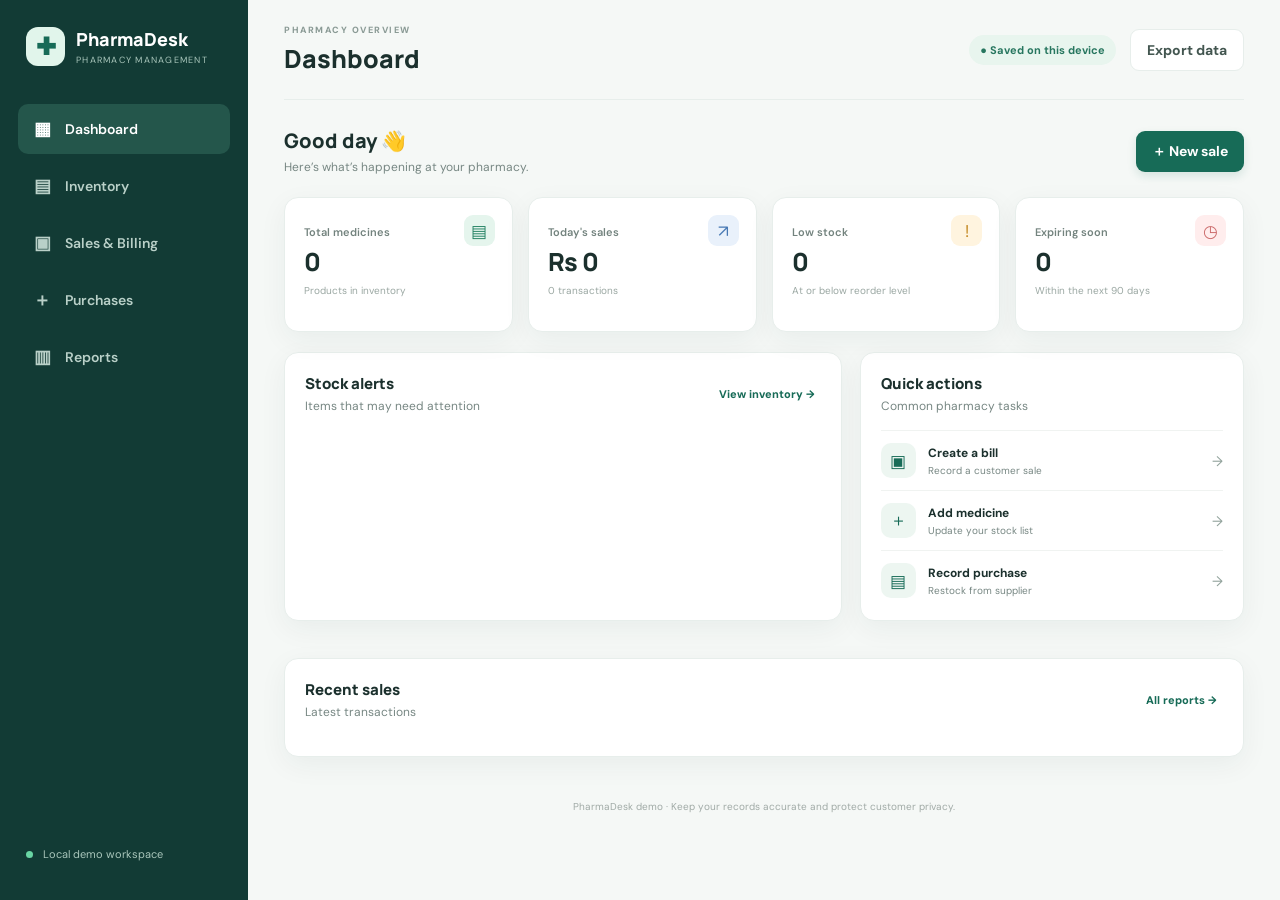
<file: index-8.html>
<!doctype html>
<html lang="en">
<head>
  <meta charset="utf-8">
  <meta name="viewport" content="width=device-width, initial-scale=1">
  <meta name="theme-color" content="#123b35">
  <title>PharmaDesk — Pharmacy Management</title>
  <link rel="stylesheet" href="styles.css">
</head>
<body>
  <aside class="sidebar" id="sidebar">
    <div class="brand"><div class="brand-mark">✚</div><div><strong>PharmaDesk</strong><small>PHARMACY MANAGEMENT</small></div></div>
    <nav>
      <button class="nav-link active" data-page="dashboard"><span>▦</span> Dashboard</button>
      <button class="nav-link" data-page="inventory"><span>▤</span> Inventory</button>
      <button class="nav-link" data-page="billing"><span>▣</span> Sales & Billing</button>
      <button class="nav-link" data-page="purchases"><span>＋</span> Purchases</button>
      <button class="nav-link" data-page="reports"><span>▥</span> Reports</button>
    </nav>
    <div class="sidebar-bottom"><span class="status-dot"></span> Local demo workspace</div>
  </aside>

  <main class="main">
    <header class="topbar">
      <button class="menu-btn" id="menuBtn" aria-label="Toggle menu">☰</button>
      <div><div class="eyebrow" id="todayLabel">PHARMACY OVERVIEW</div><h1 id="pageTitle">Dashboard</h1></div>
      <div class="top-actions"><span class="local-badge">● Saved on this device</span><button class="btn btn-light" id="exportTop">Export data</button></div>
    </header>

    <section class="page active" id="page-dashboard">
      <div class="welcome-row"><div><h2>Good day 👋</h2><p>Here’s what’s happening at your pharmacy.</p></div><button class="btn btn-primary" data-go="billing">＋ New sale</button></div>
      <div class="stats-grid">
        <article class="stat-card"><div class="stat-icon mint">▤</div><span>Total medicines</span><strong id="statMedicines">0</strong><small>Products in inventory</small></article>
        <article class="stat-card"><div class="stat-icon blue">↗</div><span>Today's sales</span><strong id="statSales">Rs 0</strong><small id="statSaleCount">0 transactions</small></article>
        <article class="stat-card"><div class="stat-icon amber">!</div><span>Low stock</span><strong id="statLow">0</strong><small>At or below reorder level</small></article>
        <article class="stat-card"><div class="stat-icon rose">◷</div><span>Expiring soon</span><strong id="statExpiry">0</strong><small>Within the next 90 days</small></article>
      </div>
      <div class="content-grid">
        <article class="panel"><div class="panel-heading"><div><h3>Stock alerts</h3><p>Items that may need attention</p></div><button class="text-btn" data-go="inventory">View inventory →</button></div><div id="dashboardAlerts" class="table-wrap"></div></article>
        <article class="panel quick-panel"><div class="panel-heading"><div><h3>Quick actions</h3><p>Common pharmacy tasks</p></div></div><button class="quick-action" data-go="billing"><span class="quick-icon">▣</span><span><b>Create a bill</b><small>Record a customer sale</small></span><i>→</i></button><button class="quick-action" data-go="inventory"><span class="quick-icon">＋</span><span><b>Add medicine</b><small>Update your stock list</small></span><i>→</i></button><button class="quick-action" data-go="purchases"><span class="quick-icon">▤</span><span><b>Record purchase</b><small>Restock from supplier</small></span><i>→</i></button></article>
      </div>
      <article class="panel"><div class="panel-heading"><div><h3>Recent sales</h3><p>Latest transactions</p></div><button class="text-btn" data-go="reports">All reports →</button></div><div id="recentSales" class="table-wrap"></div></article>
    </section>

    <section class="page" id="page-inventory">
      <div class="page-toolbar"><div><h2>Medicine inventory</h2><p>Manage products, quantities and expiry dates.</p></div><button class="btn btn-primary" id="addMedicineBtn">＋ Add medicine</button></div>
      <div class="filter-row"><input id="inventorySearch" class="search" placeholder="Search by medicine, category or batch…"><select id="stockFilter"><option value="all">All stock</option><option value="low">Low stock</option><option value="expired">Expired</option><option value="expiring">Expiring in 90 days</option></select></div>
      <article class="panel table-panel"><div id="inventoryTable" class="table-wrap"></div></article>
    </section>

    <section class="page" id="page-billing">
      <div class="page-toolbar"><div><h2>Sales & billing</h2><p>Create a sale and automatically update stock.</p></div><span class="soft-chip">New transaction</span></div>
      <div class="billing-layout">
        <article class="panel"><h3>Add items</h3><p class="muted">Search and add available medicines to the bill.</p><input id="billSearch" class="search full" placeholder="Search medicine…"><div id="billProducts" class="product-list"></div></article>
        <article class="panel bill-panel"><div class="panel-heading"><div><h3>Current bill</h3><p id="billDate"></p></div><button class="text-btn" id="clearCart">Clear</button></div><label class="field-label" for="customerName">Customer name (optional)</label><input id="customerName" class="field" placeholder="Walk-in customer"><div id="cartItems" class="cart-items"></div><div class="bill-total"><span>Total amount</span><strong id="billTotal">Rs 0</strong></div><button class="btn btn-primary btn-wide" id="completeSale">Complete sale</button><small class="hint">Only complete a sale after confirming the items and quantities.</small></article>
      </div>
    </section>

    <section class="page" id="page-purchases">
      <div class="page-toolbar"><div><h2>Purchase entry</h2><p>Record stock received from a supplier.</p></div></div>
      <article class="panel form-panel"><form id="purchaseForm" class="form-grid">
        <label>Medicine<select id="purchaseMedicine" required></select></label>
        <label>Quantity received<input id="purchaseQty" type="number" min="1" step="1" required placeholder="e.g. 50"></label>
        <label>Supplier name<input id="purchaseSupplier" placeholder="Supplier / distributor"></label>
        <label>Purchase cost per unit (Rs)<input id="purchaseCost" type="number" min="0" step="0.01" placeholder="Optional"></label>
        <div class="form-actions"><button class="btn btn-primary" type="submit">Save purchase</button></div>
      </form></article>
      <article class="panel"><div class="panel-heading"><div><h3>Recent purchases</h3><p>Latest stock receipts</p></div></div><div id="purchaseTable" class="table-wrap"></div></article>
    </section>

    <section class="page" id="page-reports">
      <div class="page-toolbar"><div><h2>Reports</h2><p>Review recorded sales and pharmacy activity.</p></div><button class="btn btn-light" id="exportSales">Download sales CSV</button></div>
      <div class="stats-grid report-stats"><article class="stat-card"><span>Total sales recorded</span><strong id="reportTotal">Rs 0</strong><small>All saved transactions</small></article><article class="stat-card"><span>Transactions</span><strong id="reportCount">0</strong><small>Number of sales</small></article><article class="stat-card"><span>Units sold</span><strong id="reportUnits">0</strong><small>Across all transactions</small></article></div>
      <article class="panel"><div class="panel-heading"><div><h3>Sales history</h3><p>Saved transactions on this device</p></div></div><div id="salesTable" class="table-wrap"></div></article>
    </section>

    <footer>PharmaDesk demo · Keep your records accurate and protect customer privacy.</footer>
  </main>

  <dialog id="medicineDialog" class="modal">
    <form id="medicineForm">
      <div class="modal-head"><div><h2 id="medicineModalTitle">Add medicine</h2><p>Enter the product details below.</p></div><button type="button" class="close-btn" id="closeMedicine">×</button></div>
      <input type="hidden" id="medicineId">
      <div class="form-grid">
        <label>Medicine name<input id="medName" required maxlength="80" placeholder="e.g. Paracetamol 500mg"></label>
        <label>Category<input id="medCategory" maxlength="50" placeholder="e.g. Tablet"></label>
        <label>Batch number<input id="medBatch" maxlength="40" placeholder="Batch / lot"></label>
        <label>Expiry date<input id="medExpiry" type="date" required></label>
        <label>Quantity in stock<input id="medQty" type="number" min="0" step="1" required></label>
        <label>Reorder level<input id="medReorder" type="number" min="0" step="1" value="10" required></label>
        <label>Sale price per unit (Rs)<input id="medPrice" type="number" min="0" step="0.01" required></label>
        <label>Purchase cost per unit (Rs)<input id="medCost" type="number" min="0" step="0.01" value="0"></label>
      </div>
      <div class="modal-actions"><button type="button" class="btn btn-light" id="cancelMedicine">Cancel</button><button type="submit" class="btn btn-primary">Save medicine</button></div>
    </form>
  </dialog>
  <div id="toast" class="toast" role="status"></div>
  <script src="app.js"></script>
</body>
</html>
</file>
<file: styles.css>
@import url('https://fonts.googleapis.com/css2?family=DM+Sans:wght@400;500;600;700;800&family=Manrope:wght@500;600;700;800&display=swap');
:root{--ink:#1b302d;--muted:#778783;--green:#176b57;--green-dark:#123b35;--line:#e7eeeb;--bg:#f5f8f6;--white:#fff;--shadow:0 8px 28px rgba(24,55,46,.055)}
*{box-sizing:border-box}body{margin:0;background:var(--bg);color:var(--ink);font-family:'DM Sans',sans-serif;font-size:14px}button,input,select{font:inherit}button{cursor:pointer}.sidebar{position:fixed;inset:0 auto 0 0;width:248px;background:var(--green-dark);color:#fff;padding:27px 18px;display:flex;flex-direction:column;z-index:5}.brand{display:flex;align-items:center;gap:11px;padding:0 8px 38px}.brand-mark{width:39px;height:39px;border-radius:12px;background:#e1f5eb;color:#176b57;display:grid;place-items:center;font-size:24px;font-weight:800}.brand strong{display:block;font:800 18px Manrope}.brand small{display:block;font-size:9px;letter-spacing:1.25px;color:#a9c6bb;margin-top:3px}.sidebar nav{display:grid;gap:7px}.nav-link{border:0;background:transparent;color:#b9d0c8;text-align:left;padding:13px 14px;border-radius:10px;font-weight:600;display:flex;gap:13px;align-items:center}.nav-link span{font-size:18px;width:20px;text-align:center}.nav-link:hover,.nav-link.active{background:#24564b;color:#fff}.sidebar-bottom{margin-top:auto;color:#a9c6bb;font-size:11px;padding:12px 8px}.status-dot{display:inline-block;width:7px;height:7px;border-radius:50%;background:#69d5a4;margin-right:7px}.main{margin-left:248px;padding:0 36px 24px;max-width:1600px}.topbar{height:100px;display:flex;align-items:center;justify-content:space-between;border-bottom:1px solid var(--line);margin-bottom:27px}.eyebrow{font-size:9px;letter-spacing:1.5px;color:#8a9a95;font-weight:800}.topbar h1{font:800 25px Manrope;margin:5px 0 0}.top-actions{display:flex;align-items:center;gap:14px}.local-badge,.soft-chip{font-size:11px;color:#27765f;background:#e8f5ee;border-radius:20px;padding:8px 11px;font-weight:700}.btn{border:0;border-radius:9px;padding:11px 16px;font-weight:700;transition:.15s}.btn-primary{background:var(--green);color:white;box-shadow:0 4px 10px #176b5724}.btn-primary:hover{background:#105543;transform:translateY(-1px)}.btn-light{background:#fff;border:1px solid var(--line);color:#435650}.btn-wide{width:100%;padding:14px}.menu-btn{display:none;background:none;border:0;font-size:22px}.page{display:none}.page.active{display:block}.welcome-row,.page-toolbar{display:flex;align-items:center;justify-content:space-between;margin-bottom:22px}.welcome-row h2,.page-toolbar h2{font:800 20px Manrope;margin:0 0 5px}.welcome-row p,.page-toolbar p,.panel-heading p{margin:0;color:var(--muted);font-size:12px}.stats-grid{display:grid;grid-template-columns:repeat(4,1fr);gap:15px;margin-bottom:20px}.stat-card,.panel{background:var(--white);border:1px solid var(--line);border-radius:14px;box-shadow:var(--shadow)}.stat-card{padding:18px 19px;position:relative;min-height:135px}.stat-card>span{display:block;color:#73837e;font-size:11px;font-weight:600;margin:9px 0 5px}.stat-card strong{display:block;font:800 25px Manrope;letter-spacing:-.7px}.stat-card small{display:block;color:#9aa7a2;font-size:10px;margin-top:5px}.stat-icon{position:absolute;right:17px;top:17px;width:31px;height:31px;border-radius:9px;display:grid;place-items:center;font-size:17px}.mint{background:#e5f5ed;color:#248263}.blue{background:#e9f1fb;color:#4879b4}.amber{background:#fff4df;color:#c48a25}.rose{background:#ffeded;color:#cb6a6a}.content-grid{display:grid;grid-template-columns:1.45fr 1fr;gap:18px;margin-bottom:19px}.panel{padding:20px;margin-bottom:18px;min-width:0}.panel-heading{display:flex;align-items:center;justify-content:space-between;margin-bottom:16px}.panel-heading h3,.panel h3{font:800 15px Manrope;margin:0 0 4px}.text-btn{border:0;background:none;color:var(--green);font-size:11px;font-weight:800}.quick-panel{padding-bottom:10px}.quick-action{display:flex;align-items:center;width:100%;gap:12px;padding:12px 0;border:0;border-top:1px solid #f0f3f1;background:none;text-align:left;color:var(--ink)}.quick-icon{width:35px;height:35px;border-radius:10px;background:#edf6f1;color:var(--green);display:grid;place-items:center;font-size:17px}.quick-action b,.quick-action small{display:block}.quick-action b{font-size:12px}.quick-action small{font-size:10px;color:var(--muted);margin-top:3px}.quick-action i{font-style:normal;margin-left:auto;color:#91a29b}.table-wrap{overflow-x:auto}table{width:100%;border-collapse:collapse;white-space:nowrap}th{text-align:left;color:#91a09b;font-size:10px;text-transform:uppercase;letter-spacing:.65px;font-weight:800;padding:11px 10px;border-bottom:1px solid var(--line)}td{padding:13px 10px;border-bottom:1px solid #f0f3f1;font-size:11px;color:#52645e}tbody tr:last-child td{border-bottom:0}.primary-cell{font-weight:700;color:#243c35}.pill{display:inline-block;padding:5px 8px;border-radius:20px;font-size:9px;font-weight:800}.pill.good{background:#e8f5ee;color:#237a5c}.pill.warn{background:#fff3dc;color:#a8731c}.pill.bad{background:#ffeded;color:#b84d4d}.empty{padding:25px;text-align:center;color:#9aa7a2;font-size:12px}.page-toolbar{margin:4px 0 20px}.filter-row{display:flex;gap:10px;margin-bottom:14px}.search,.field,select{border:1px solid var(--line);background:#fff;border-radius:9px;padding:11px 13px;color:var(--ink);outline:none}.search{flex:1;min-width:150px}.search:focus,.field:focus,input:focus,select:focus{border-color:#79b7a0;box-shadow:0 0 0 3px #e6f4ec}.filter-row select{min-width:170px}.table-panel{padding:8px 16px}.billing-layout{display:grid;grid-template-columns:1.2fr .8fr;gap:18px}.muted{color:var(--muted);font-size:11px;margin:0 0 15px}.full{width:100%}.product-list{margin-top:12px;display:grid;gap:7px;max-height:470px;overflow:auto}.product-row{display:flex;align-items:center;justify-content:space-between;border:1px solid #edf1ef;border-radius:10px;padding:11px 12px}.product-row b,.product-row small{display:block}.product-row b{font-size:12px}.product-row small{font-size:10px;color:var(--muted);margin-top:4px}.mini-add{border:0;border-radius:7px;background:#e8f5ee;color:var(--green);font-weight:800;padding:7px 10px}.bill-panel{align-self:start}.field-label{display:block;font-size:10px;color:#74847e;font-weight:700;margin:14px 0 6px}.field{width:100%}.cart-items{margin:14px 0;min-height:90px}.cart-row{display:grid;grid-template-columns:1fr auto auto;gap:10px;align-items:center;padding:11px 0;border-bottom:1px solid #eef2ef;font-size:11px}.cart-row small{display:block;color:var(--muted);margin-top:3px}.qty-control{display:flex;align-items:center;gap:7px}.qty-control button{width:22px;height:22px;border:1px solid var(--line);background:#fff;border-radius:6px}.remove-btn{border:0;background:none;color:#c76b6b}.bill-total{border-top:1px solid var(--line);padding:16px 0;display:flex;justify-content:space-between;align-items:center;font-weight:700}.bill-total strong{font:800 20px Manrope}.hint{display:block;color:#9aa7a2;font-size:9px;text-align:center;margin-top:10px}.form-panel{max-width:850px}.form-grid{display:grid;grid-template-columns:1fr 1fr;gap:16px}.form-grid label{display:grid;gap:7px;color:#64756e;font-size:11px;font-weight:700}.form-grid input,.form-grid select{width:100%;min-width:0}.form-actions{grid-column:1/-1;display:flex;justify-content:flex-end;margin-top:4px}.report-stats{grid-template-columns:repeat(3,1fr)}footer{text-align:center;color:#a0aaa6;font-size:10px;padding:25px 0 8px}.modal{border:0;border-radius:16px;padding:24px;width:min(680px,calc(100% - 28px));box-shadow:0 20px 80px #0c292455}.modal::backdrop{background:#122b25a6;backdrop-filter:blur(3px)}.modal-head{display:flex;justify-content:space-between;align-items:start;margin-bottom:20px}.modal-head h2{font:800 19px Manrope;margin:0 0 5px}.modal-head p{color:var(--muted);font-size:11px;margin:0}.close-btn{border:0;background:#f1f5f2;border-radius:8px;width:30px;height:30px;font-size:20px}.modal-actions{display:flex;justify-content:flex-end;gap:9px;margin-top:22px}.toast{position:fixed;bottom:22px;right:22px;background:#173e35;color:#fff;padding:12px 17px;border-radius:10px;box-shadow:var(--shadow);opacity:0;transform:translateY(10px);transition:.2s;pointer-events:none;z-index:10;font-size:12px}.toast.show{opacity:1;transform:translateY(0)}
@media(max-width:1050px){.sidebar{width:215px}.main{margin-left:215px;padding:0 23px 20px}.stats-grid{grid-template-columns:repeat(2,1fr)}}
@media(max-width:720px){.sidebar{transform:translateX(-100%);transition:.2s;width:250px}.sidebar.open{transform:translateX(0)}.main{margin-left:0;padding:0 15px 18px}.topbar{height:82px;gap:10px}.menu-btn{display:block}.topbar h1{font-size:21px}.top-actions{gap:7px}.local-badge{display:none}.top-actions .btn{padding:9px;font-size:10px}.content-grid,.billing-layout{grid-template-columns:1fr}.welcome-row h2{font-size:18px}.stats-grid{gap:9px}.stat-card{padding:14px;min-height:125px}.stat-card strong{font-size:21px}.stat-icon{width:27px;height:27px;right:12px;top:12px}.page-toolbar{align-items:flex-start;gap:10px}.page-toolbar h2{font-size:17px}.page-toolbar .btn{padding:10px;font-size:11px}.filter-row{flex-direction:column}.filter-row select{width:100%}.form-grid{grid-template-columns:1fr}.form-actions{grid-column:auto}.panel{padding:15px}.modal{padding:18px}.report-stats{grid-template-columns:1fr 1fr}.report-stats .stat-card:last-child{grid-column:1/-1}}
/* PHARMADESK ROUND DONUT GRAPH */

.stock-chart-container {
  display: flex;
  align-items: center;
  justify-content: center;
  gap: 45px;
  padding: 25px;
  flex-wrap: wrap;
}

.donut-chart {
  width: 190px;
  height: 190px;
  min-width: 190px;
  border-radius: 50%;
  display: flex;
  align-items: center;
  justify-content: center;
  position: relative;
  flex-shrink: 0;
}

.donut-chart::before {
  content: "";
  position: absolute;
  width: 125px;
  height: 125px;
  background: #fff;
  border-radius: 50%;
}

.donut-center {
  position: relative;
  z-index: 2;
  display: flex;
  flex-direction: column;
  align-items: center;
  justify-content: center;
}

.donut-center strong {
  font-size: 30px;
  color: #123b35;
}

.donut-center small {
  font-size: 11px;
  color: #687b77;
}

.stock-legend {
  min-width: 150px;
}

.stock-legend p {
  display: flex;
  align-items: center;
  gap: 9px;
  margin: 14px 0;
}

.legend-dot {
  width: 11px;
  height: 11px;
  border-radius: 50%;
  display: inline-block;
}
/* EXPIRY ALERT CARDS */
#statUrgentExpiry {
  color: #dc2626;
}

#statExpired {
  color: #991b1b;
}

#dashboardAlerts table {
  width: 100%;
  border-collapse: collapse;
}

#dashboardAlerts th,
#dashboardAlerts td {
  padding: 12px;
  text-align: left;
  border-bottom: 1px solid #e7eeeb;
}

.legend-dot.available { background: #16a34a; }
.legend-dot.low { background: #f59e0b; }
.legend-dot.expired { background: #ef4444; }
.clickable-stat {
  cursor: pointer;
  transition: color 0.2s ease;
}

.clickable-stat:hover {
  text-decoration: underline;
}
</file>
